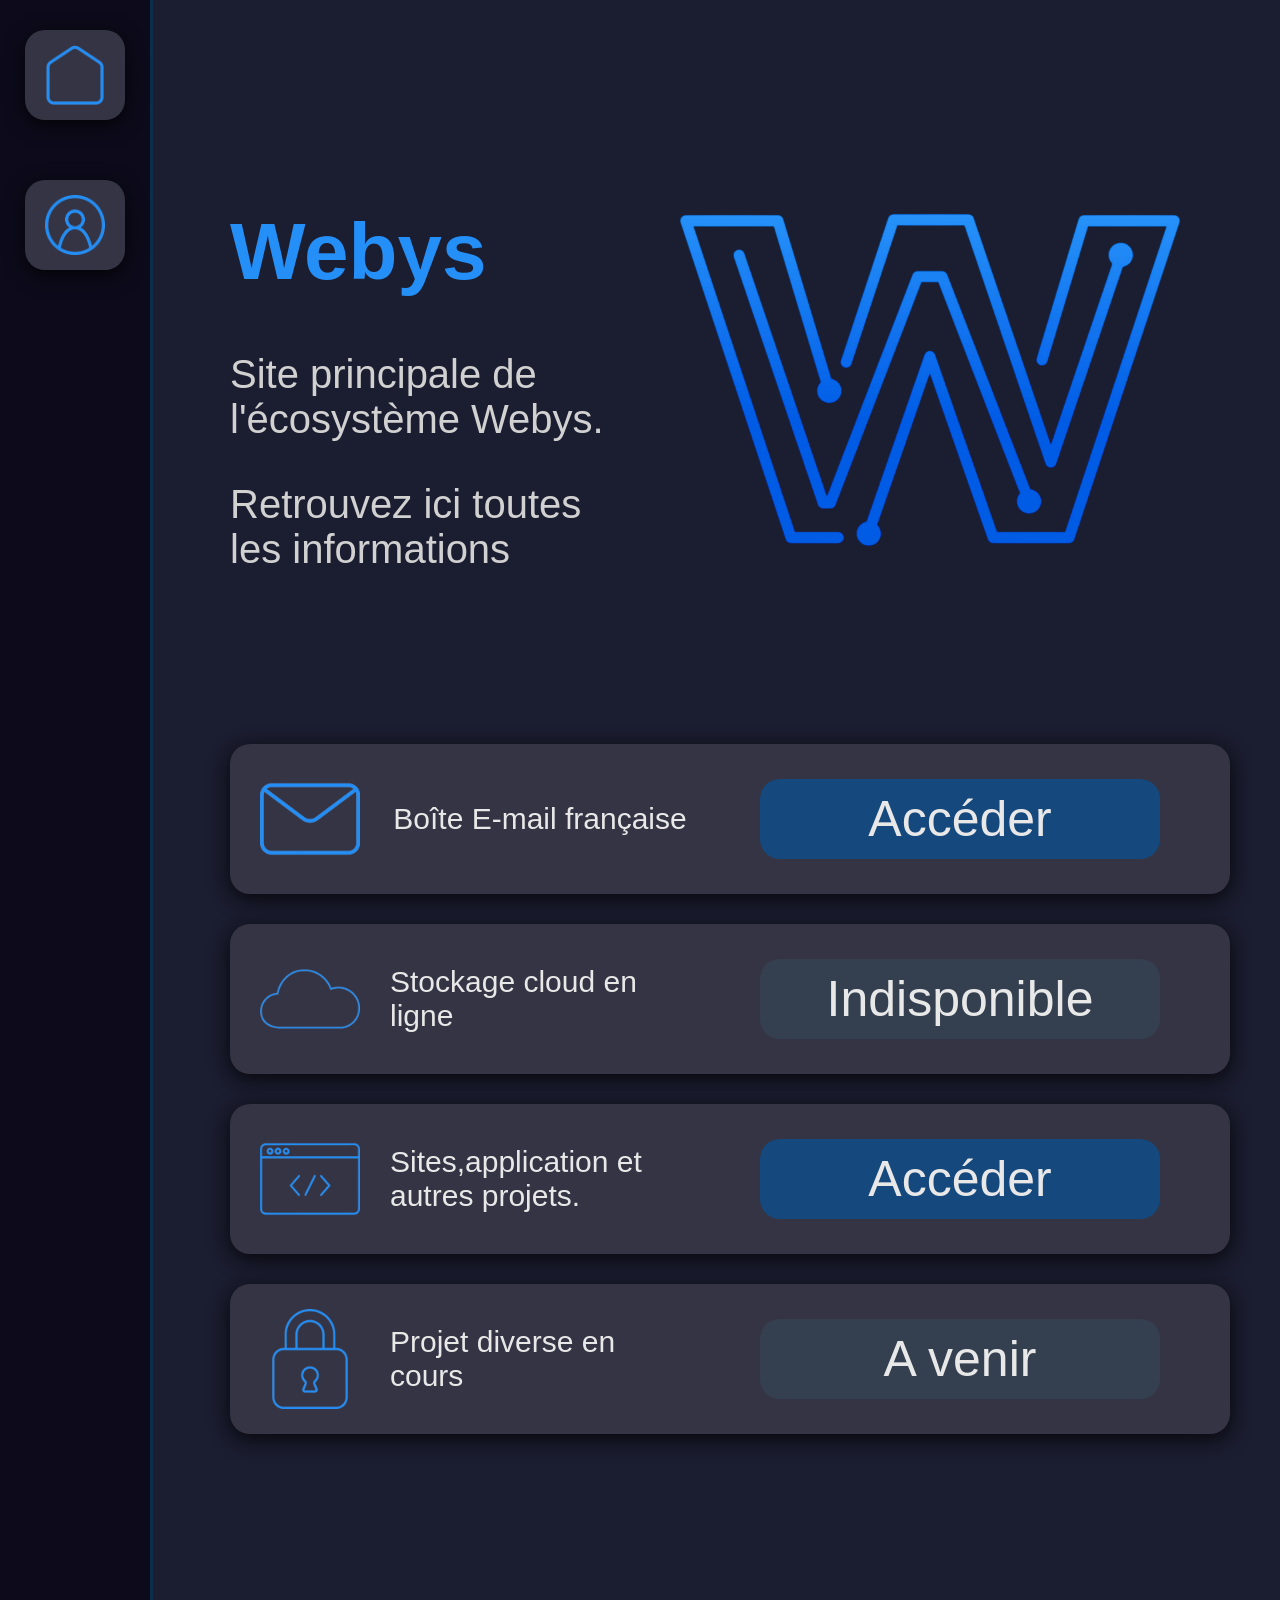
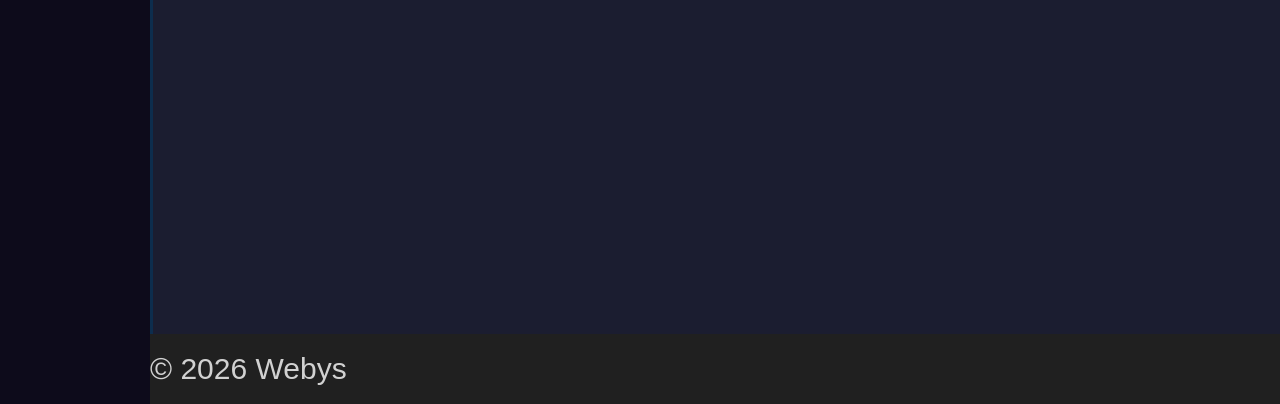
<file: index.html>
<!DOCTYPE html>
<html lang="fr">
    <head>
        <link rel="stylesheet" href="style.css">
        <link rel="icon" type="image/png" href="assets/logo/Webys_Logo_Fond_Transparent.png">
        <title>Webys</title>
    </head>
    <body>
        <aside>
            <a class="home-aside" href="index.html">
                <img src="assets/logo/home.png">
            </a>
            <a class="profil-aside">
                <img src="assets/logo/profil.png">
            </a>
        </aside>
        <div class="contenu">
            <header>
                <div class="hautdepage">
                    <div class="hautdepagedesc">
                        <h1 class="title">Webys</h1>
                        <p class="desc">Site principale de l'écosystème Webys.</p>
                        <p class="desc">Retrouvez ici toutes les informations</p>
                    </div>
                    <div class="hautdepageimg">
                        <img src="assets/logo/Webys_Logo_Fond_Transparent.png">
                    </div>   
                </div>
            </header>
            <main>
                <div class="cards">
                    <div class="cardmail">
                        <img src="assets/logo/mail.png">
                        <div class="cardmail-text">Boîte E-mail française</div>
                        <a href="mail.html" class="cardmail-button">Accéder</a>
                    </div>
                    <div class="cardcloud">
                        <img src="assets/logo/Cloud.png">
                        <div class="cardcloud-text">Stockage cloud en ligne</div>
                        <div class="cardcloud-button">Indisponible</div>
                    </div>
                    <div class="cardproject">
                        <img src="assets/logo/projet.png">
                        <div class="cardproject-text">Sites,application et autres projets.</div>
                        <a href="project.html" class="cardproject-button">Accéder</a>
                    </div>
                    <div class="cardcadena">
                        <img src="assets/logo/cadena.png">
                        <div class="cardcadena-text">Projet diverse en cours</div>
                        <div class="cardcadena-button">A venir</div>
                    </div>
                </div>
            </main>
            <footer>
                <span>© 2026 Webys</span>
            </footer>
        </div>
    </body>
</html>
</file>
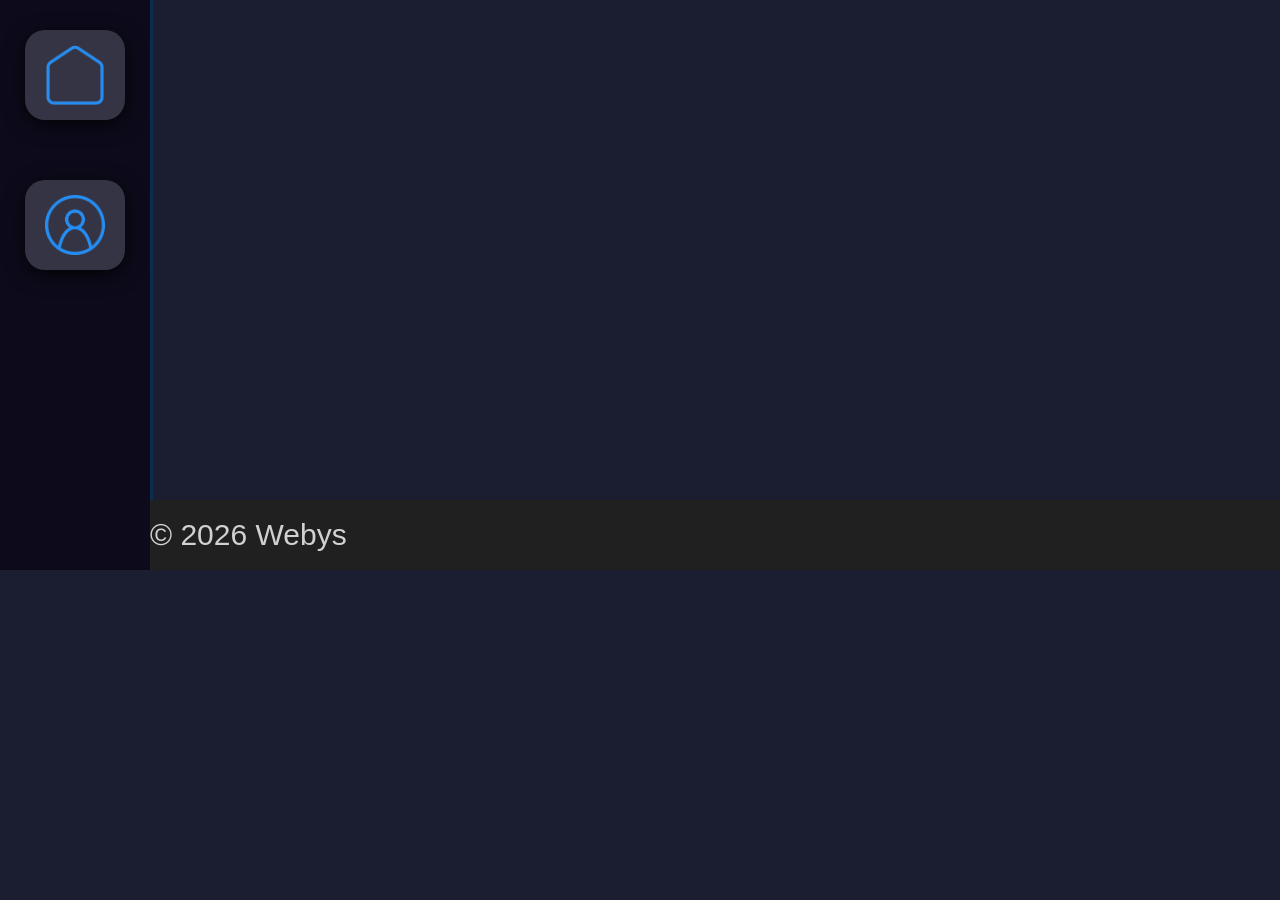
<file: mail.html>
<!DOCTYPE html>
<html lang="fr">
    <head>
        <link rel="stylesheet" href="style.css">
        <link rel="icon" type="image/x-icon" href="assets/logo/Webys_Logo_Fond_Transparent.png">
        <title>Webys</title>
    </head>
    <body>
        <aside>
            <a class="home-aside"  href="index.html">
                <img src="assets/logo/home.png">
            </a>
            <a class="profil-aside">
                <img src="assets/logo/profil.png">
            </a>
        </aside>
        <div class="contenu">
            <header>
            </header>
            <main>
            </main>
            <footer>
                <span>© 2026 Webys</span>
            </footer>
        </div>
    </body>
</html>
</file>
<file: style.css>
/* Variables */
:root {
    --radius: 20px;
    --colorP: #1b1d30;
    --colorS: #353444;
    --colorS2: #344050;
    --colorS3: #404a59;
    --colorTP: #e8e8e8;
    --colorTS: #d1d1d1;
    --colorF: #202020;
    --colorF2: #0d0b1b;
    --colorWebys: #258ff8;
    --colorbutton: #15487c;
    --colorbutton2: #1a5692;
    --font: 'Inter', sans-serif;
    --shadow: 0 5px 20px rgba(0, 0, 0, 0.8);
}

/* Squelette */

body {
    display: grid;
    grid-template-columns: 150px 1fr;
    background-color: var(--colorP);
    font-family: var(--font);
    color: var(--colorTS);
    margin: 0;
}

/* Footer */

footer {
    display: content;
    background-color: var(--colorF);
    height: 70px;
    font-size: 30px;
    align-content: center;
    margin-top: 500px;
}

/* index.html */

/* Haut de page */

.hautdepage {
    display: flex;
    align-items: center;
    margin: 80px;
}

.hautdepageimg {
    margin: auto;
}

.hautdepageimg img {
    height: 600px;
}

.title {
    font-size: 80px;
    color: var(--colorWebys);
}

.desc {
    font-size: 40px;
}

/* L'ensemble des cartes*/

.cards {
    gap: 30px;
    display: flex;
    flex-wrap: wrap;
    justify-content: flex-start;
    margin: 80px;
    margin-top: -20px;
}

/* Carte mail*/

.cardmail {
    display: flex;
    border-radius: var(--radius);
    background-color: var(--colorS);
    width: 1000px;
    height: 150px;
    box-shadow: var(--shadow);
    align-items: center;
}

.cardmail img {
    width: 100px;
    margin: 15px 30px;
}

.cardmail-text {
    color: var(--colorTP);
    justify-content: center;
    align-items: center;
    font-size: 30px;
    display: flex;
    height: 150px;
    width: 300px;
}

.cardmail-button {
    background-color: var(--colorbutton);
    transition: 500ms;
    color: var(--colorTP);
    text-decoration: none;
    border-radius: var(--radius);
    display: flex;
    width: 400px;
    height: 80px;
    justify-content: center;
    align-items: center;
    font-size: 50px;
    margin: auto;
}

.cardmail-button:hover {
    background-color: var(--colorbutton2);
}

/* Carte cloud */

.cardcloud {
    display: flex;
    border-radius: var(--radius);
    background-color: var(--colorS);
    width: 1000px;
    height: 150px;
    box-shadow: var(--shadow);
    align-items: center;
}

.cardcloud img {
    width: 100px;
    margin: 15px 30px;
}

.cardcloud-text {
    color: var(--colorTP);
    justify-content: center;
    align-items: center;
    font-size: 30px;
    display: flex;
    height: 150px;
    width: 300px;
}

.cardcloud-button {
    background-color: var(--colorS2);
    transition: 500ms;
    color: var(--colorTP);
    text-decoration: none;
    border-radius: var(--radius);
    display: flex;
    width: 400px;
    height: 80px;
    justify-content: center;
    align-items: center;
    font-size: 50px;
    margin: auto;
}

.cardcloud-button:hover {
    background-color: var(--colorS3);
}

/* Carte projets */

.cardproject {
    display: flex;
    border-radius: var(--radius);
    background-color: var(--colorS);
    width: 1000px;
    height: 150px;
    box-shadow: var(--shadow);
    align-items: center;
}

.cardproject img {
    width: 100px;
    margin: 15px 30px;
}

.cardproject-text {
    color: var(--colorTP);
    justify-content: center;
    align-items: center;
    font-size: 30px;
    display: flex;
    height: 150px;
    width: 300px;
}

.cardproject-button {
    background-color: var(--colorbutton);
    transition: 500ms;
    color: var(--colorTP);
    text-decoration: none;
    border-radius: var(--radius);
    display: flex;
    width: 400px;
    height: 80px;
    justify-content: center;
    align-items: center;
    font-size: 50px;
    margin: auto;
}

.cardproject-button:hover {
    background-color: var(--colorbutton2);
}

/* Carte A venir */

.cardcadena {
    display: flex;
    border-radius: var(--radius);
    background-color: var(--colorS);
    width: 1000px;
    height: 150px;
    box-shadow: var(--shadow);
    align-items: center;
}

.cardcadena img {
    width: 100px;
    margin: 15px 30px;
}

.cardcadena-text {
    color: var(--colorTP);
    justify-content: center;
    align-items: center;
    font-size: 30px;
    display: flex;
    height: 150px;
    width: 300px;
}

.cardcadena-button {
    background-color: var(--colorS2);
    transition: 500ms;
    color: var(--colorTP);
    text-decoration: none;
    border-radius: var(--radius);
    display: flex;
    width: 400px;
    height: 80px;
    justify-content: center;
    align-items: center;
    font-size: 50px;
    margin: auto;
}

.cardcadena-button:hover {
    background-color: var(--colorS3);
}

/* aside */

aside{
    background-color: var(--colorF2);
    display: flex;
    justify-content: flex-start;
    height: 100%;
    width: 150px;
    border-right: 3px solid;
    color: #0d2d4d;
    flex-direction: column;
    align-items: center;
}

/* Bouton retour a index.html de aside*/

.home-aside {
    background-color: var(--colorS);
    border-radius: var(--radius);
    box-shadow: var(--shadow);
    display: flex;
    justify-content: center;
    align-items: center;
    width: 100px;
    height: 90px;
    margin: 30px;
    transition: background color 500ms;
}

.home-aside img {
    width: 60px;
    height: 60px;
}

.home-aside:hover {
    background-color: var(--colorS2);
}


/* Bouton profil de aside */

.profil-aside {
    background-color: var(--colorS);
    border-radius: var(--radius);
    box-shadow: var(--shadow);
    display: flex;
    justify-content: center;
    align-items: center;
    width: 100px;
    height: 90px;
    margin: 30px;
    transition: background color 500ms;
}

.profil-aside img {
    width: 60px;
    height: 60px;
}

.profil-aside:hover {
    background-color: var(--colorS2);
}
</file>
